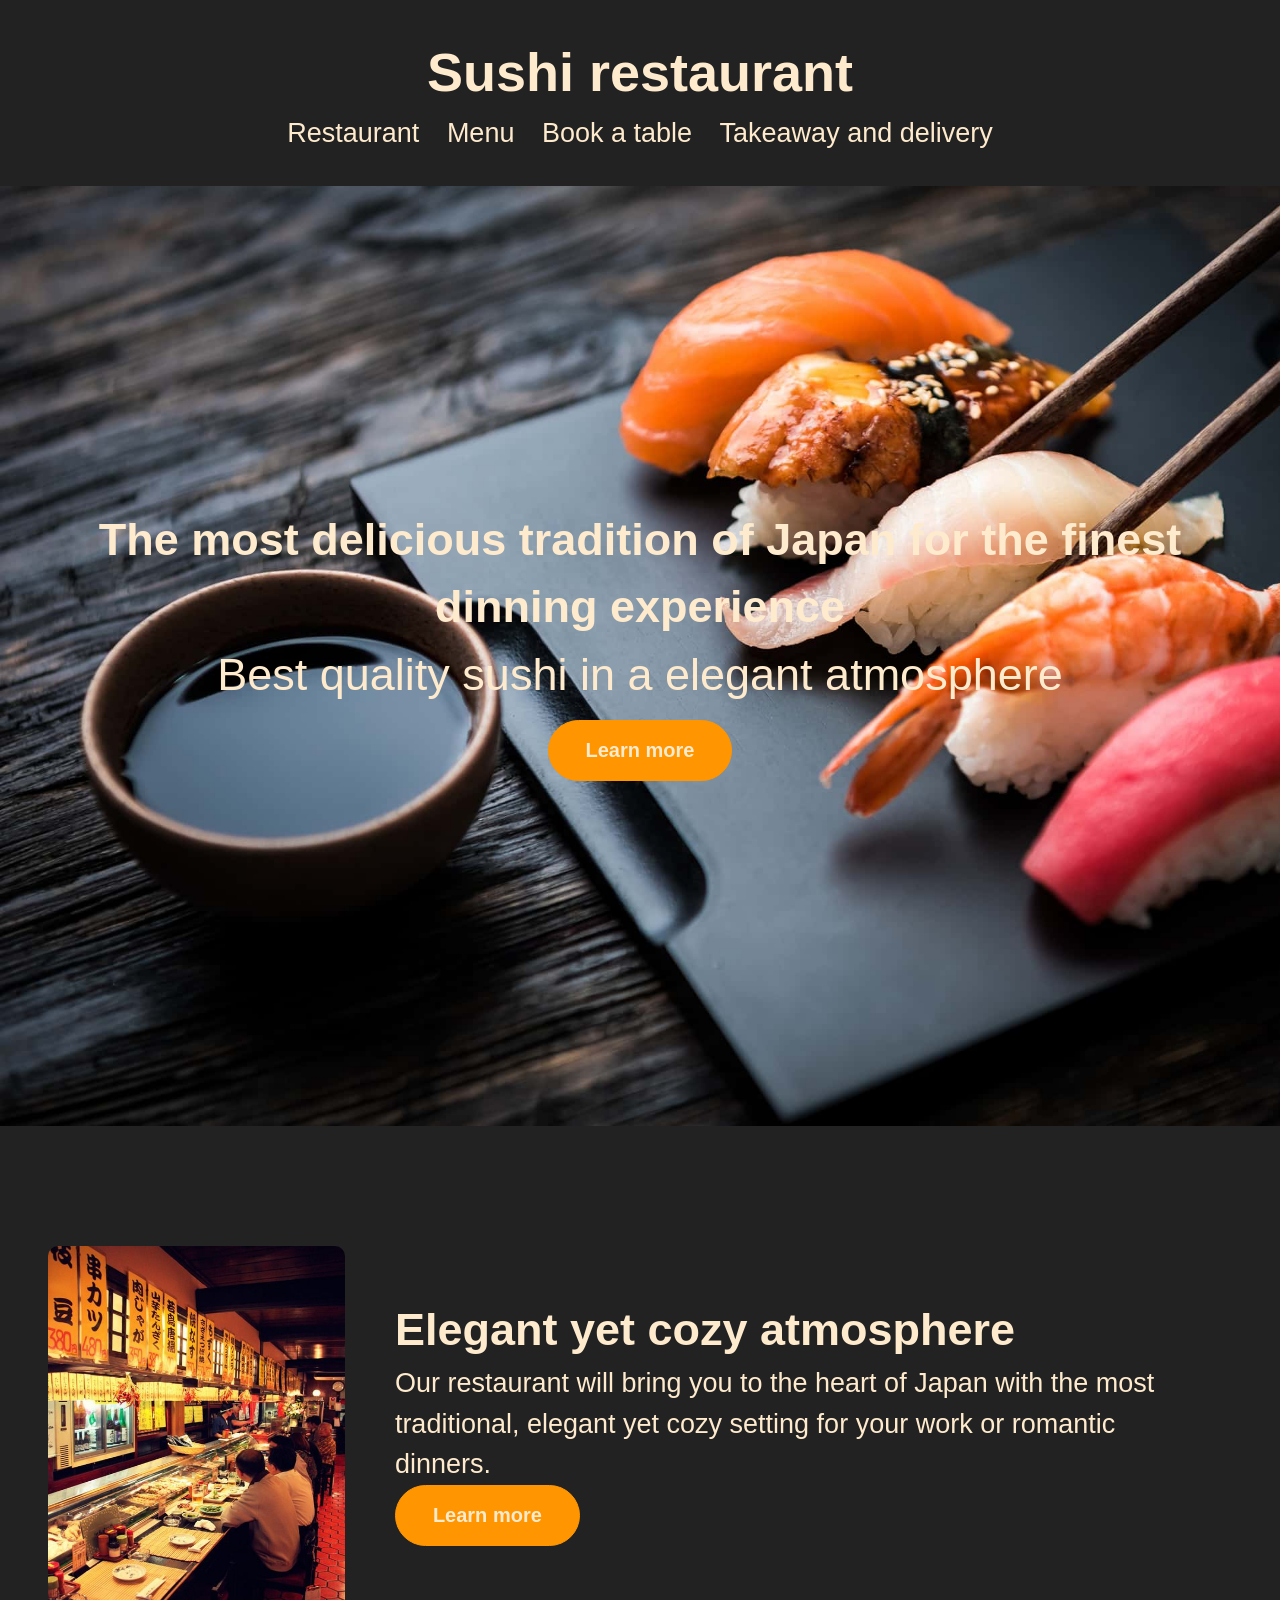
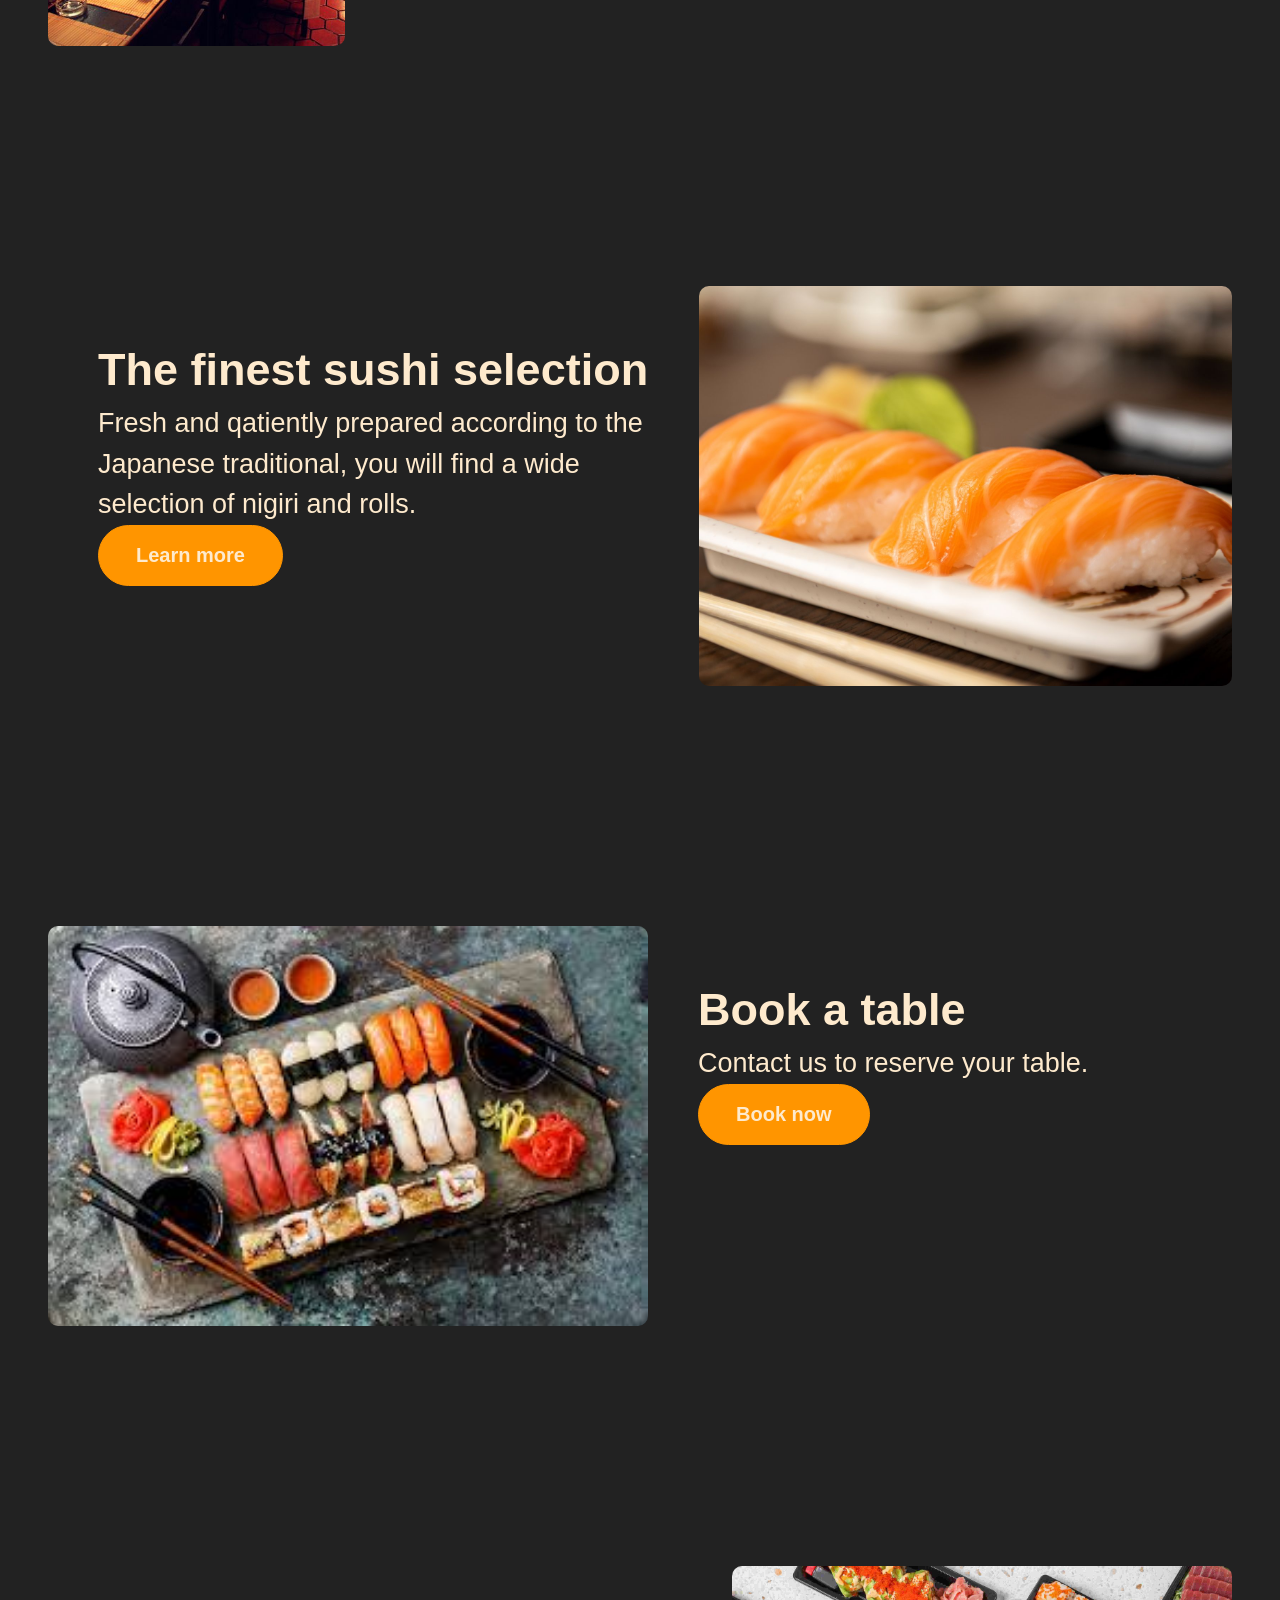
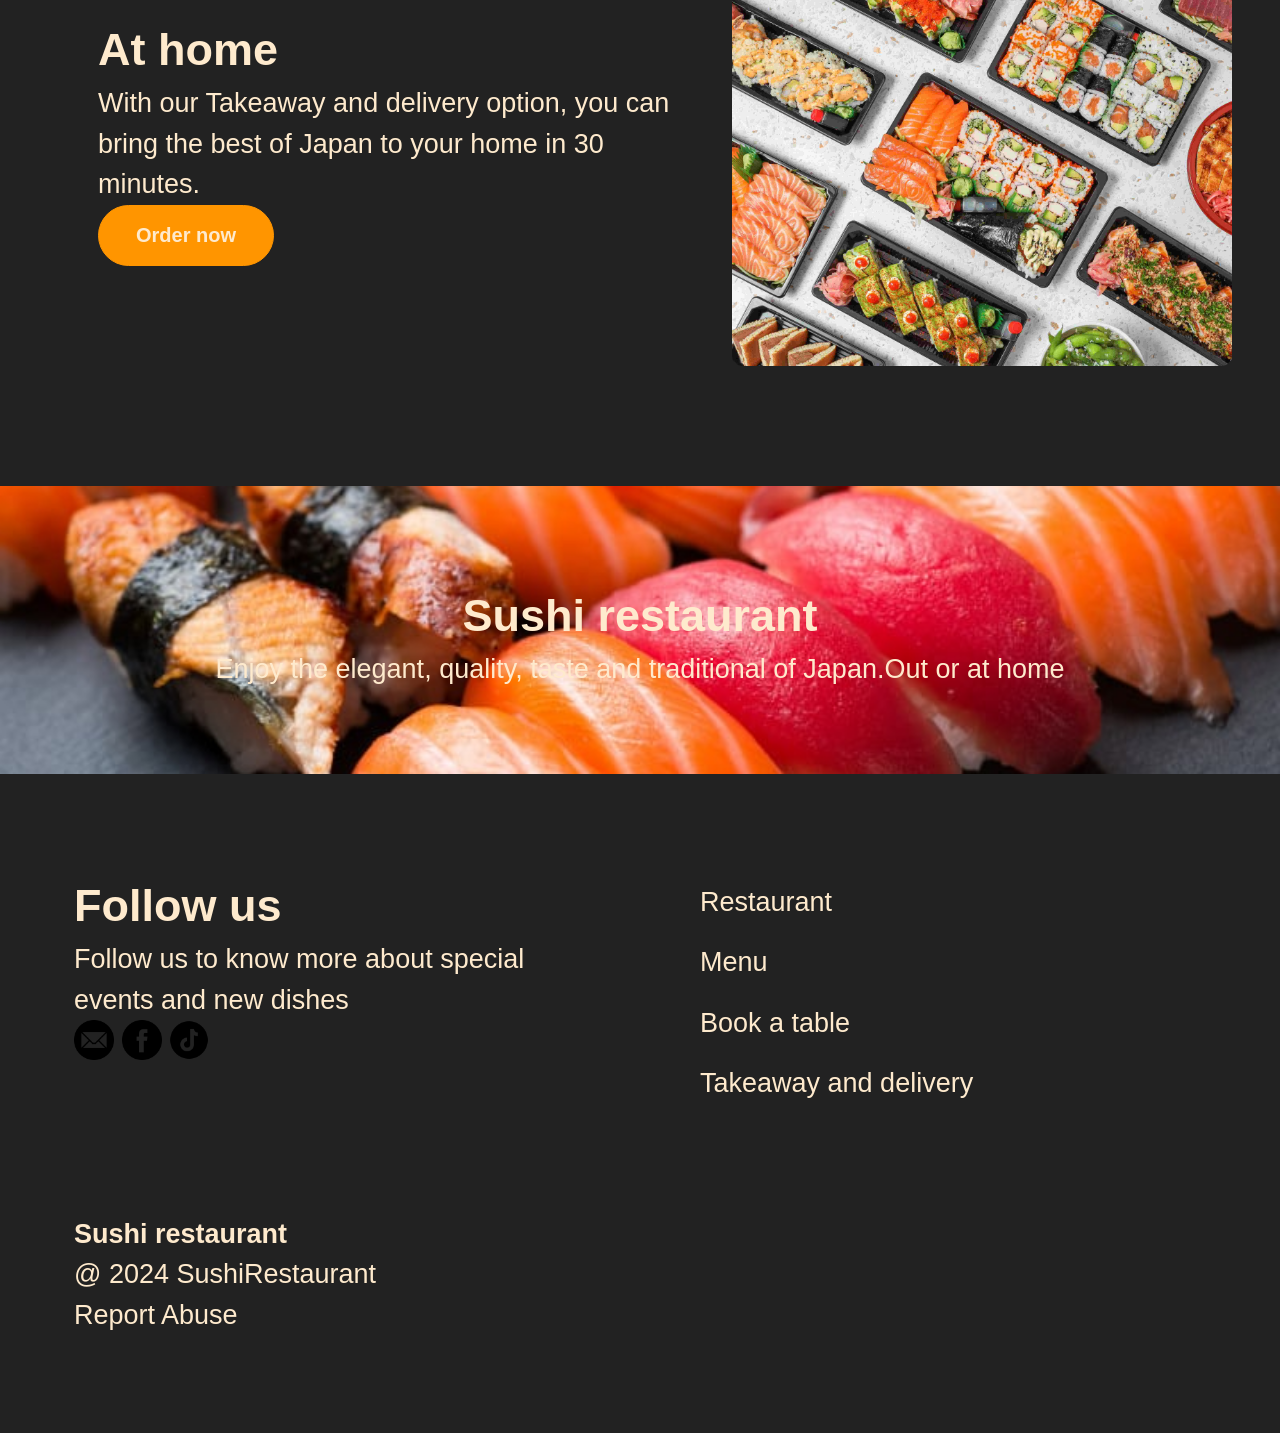
<file: HTML_DEMO/index.html>
<!DOCTYPE html>
<html lang="en">
<head>
    <meta charset="UTF-8">
    <meta name="viewport" content="width=\
    , initial-scale=1.0">
    <title>Sushi restaurant</title>
    <meta name="keywords" content="sushi, restaurant, special food, nigiri">
    <meta name="description" content="The most delicious tradition of Japan for 
    the finest dinning experience">
    <link rel="stylesheet" href="style.css">
</head>
<body>
    <header>
        <div class="navbar">
            <h1><a href="index.html" style="border: none;">Sushi restaurant</a></h1>
            <nav>
                <a href="restaurant.html">Restaurant</a>
                <a href="Menu.html">Menu</a>
                <a href="BookaTable.html">Book a table</a>
                <a href="TakeAway.html">Takeaway and delivery</a>
            </nav>
        </div>
        <div class="content_center">
            <h2>The most delicious tradition of Japan for 
                the finest dinning experience
            </h2>
            <p>Best quality sushi in a elegant atmosphere</p>
            <button><a href="restaurant.html">Learn more</a></button>
        </div>
    </header>
    <main> 
        <div class="section_one">
            <img src="img/h (11).jpg" alt="image 11">
            <div class="text-section1">
                <h2>Elegant yet cozy atmosphere</h2>
                <p>Our restaurant will bring you to the heart of Japan with the most traditional, 
                    elegant yet cozy setting for your work or romantic dinners.
                </p>
                <button><a href="restaurant.html">Learn more</a></button>
            </div>
        </div>
        <div class="section_two">
            <img src="img/h (10).jpg" alt="hinh 10">
            <div class="text-section2">
                <h2>The finest sushi selection</h2>
                <p>Fresh and qatiently prepared according to the Japanese traditional, 
                you will find a wide selection of nigiri and rolls.
                </p>
                <button><a href="Menu.html">Learn more</a></button>
            </div>
        </div>
        <div class="section_one">
            <img src="img/h (1).jpg" alt="hinh 1">
            <div class="text-section1">
                <h2>Book a table</h2>
                <p>Contact us to reserve your table.</p>
                <button><a href="BookaTable.html">Book now</a></button>
            </div>
        </div>
        <div class="section_two">
            <img src="img/h3.jpeg" alt="hinh_sushi_delivery">
            <div class="text-section2">
                <h2>At home</h2>
                <p>With our Takeaway and delivery option, 
                    you can bring the best of Japan to your home in 30 minutes.
                </p>
                <button><a href="TakeAway.html">Order now</a></button>
            </div>
        </div>
        <div class="section_three">
            <h2>Sushi restaurant</h2>
            <p>Enjoy the elegant, quality, taste and 
                traditional of Japan.Out or at home
            </p>
        </div>
    </main>
    <footer class="clearfix">
        <span class="textFooter box">
            <h2>Follow us</h2>
            <p>Follow us to know more about special events and new dishes</p>
            <img src="img/email.png" alt="email">
            <img src="img/facebook (1).png" alt="facebook">
            <img src="img/tik-tok.png" alt="tiktok">
        </span>
        <div class="navbot box">
            <nav>
                <a href="restaurant.html">Restaurant</a>
                <a href="Menu.html">Menu</a>
                <a href="BookaTable.html">Book a table</a>
                <a href="TakeAway.html">Takeaway and delivery</a>
            </nav>
        </div>
        <div class="box text">
            <h4>Sushi restaurant</h4>
            <p>@ 2024 SushiRestaurant</p>
            <a href="#">Report Abuse</a>
        </div>
    </footer>
</body>
</html
</file>
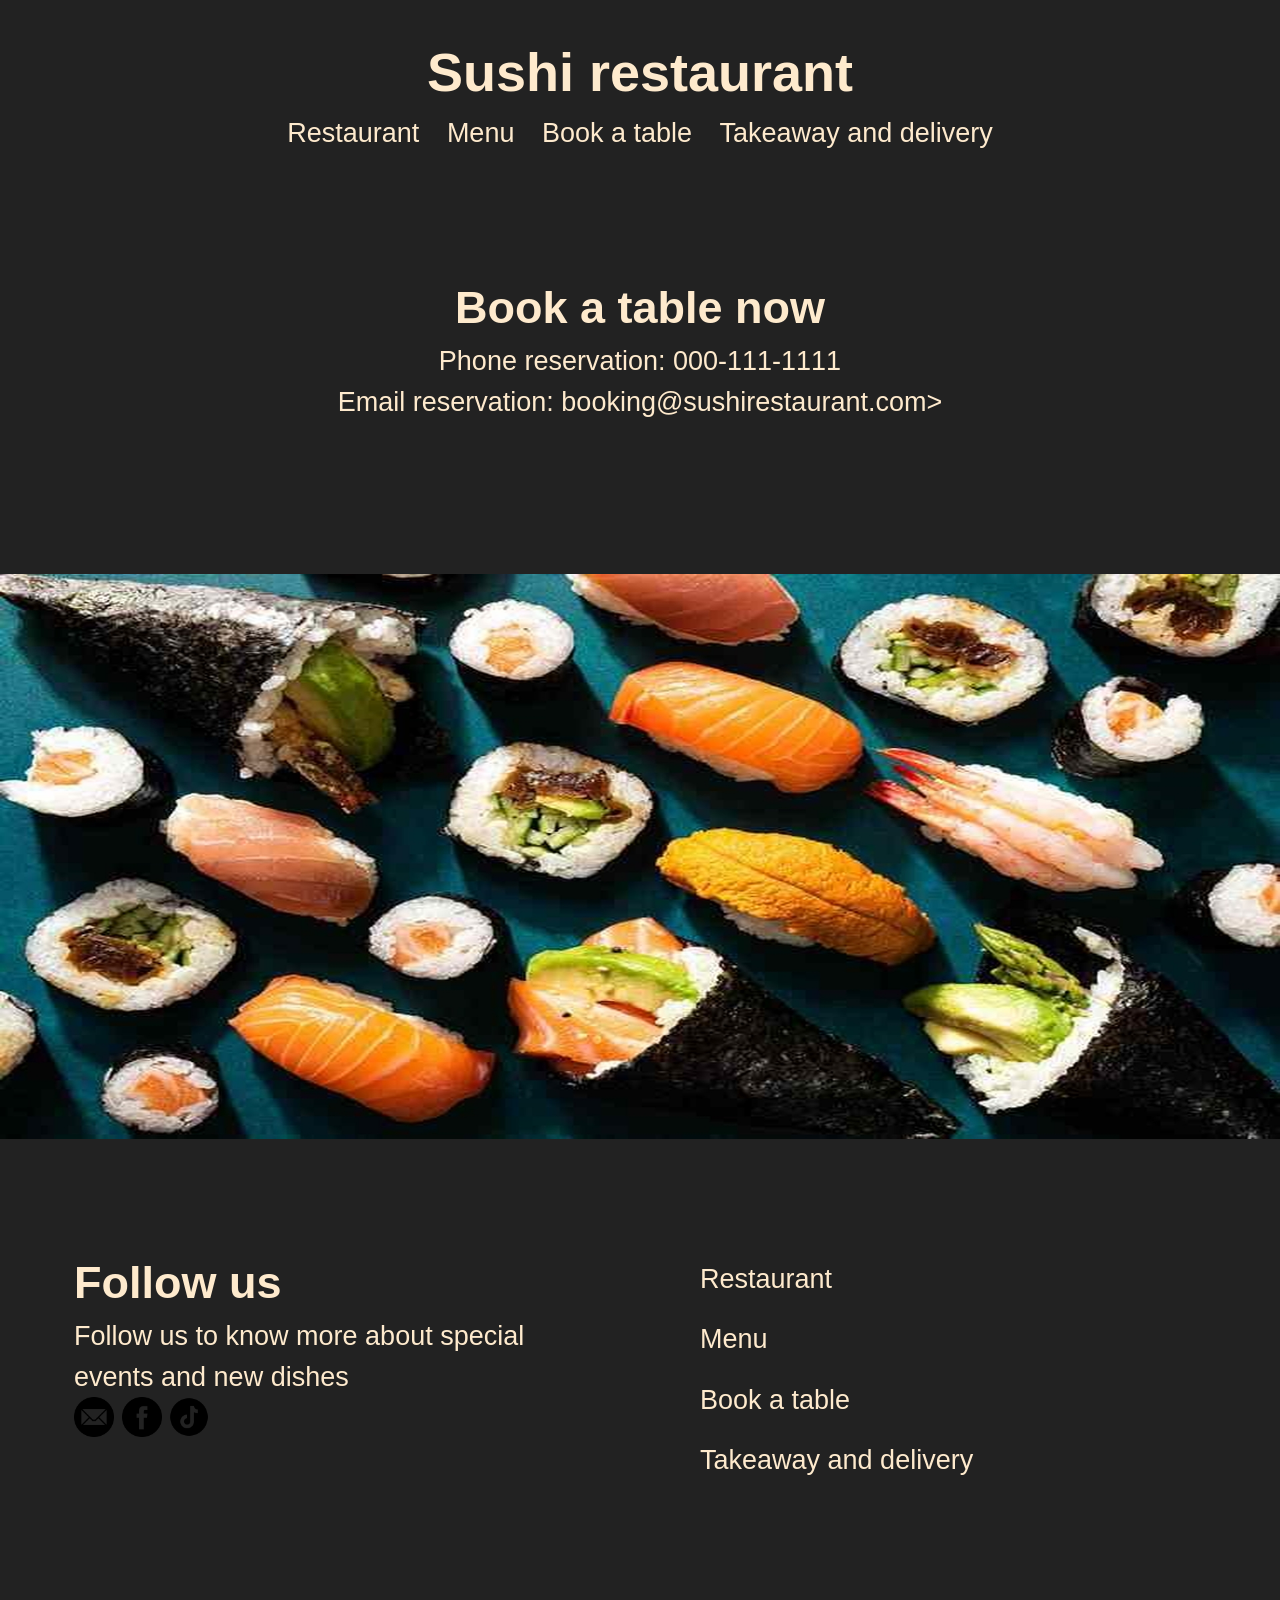
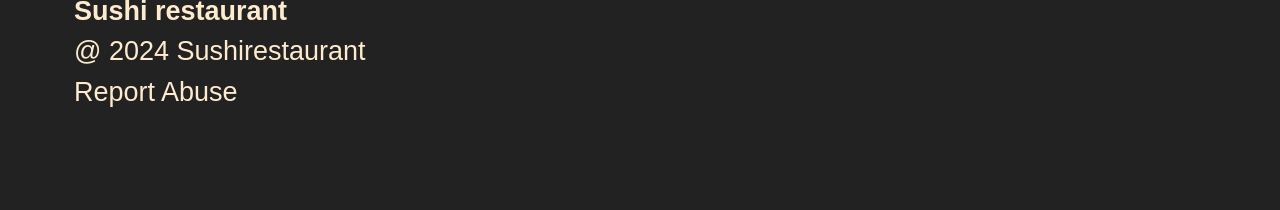
<file: HTML_DEMO/BookaTable.html>
<!DOCTYPE html>
<html lang="en">
<head>
    <meta charset="UTF-8">
    <meta name="viewport" content="width=device-width, initial-scale=1.0">
    <title>Sushi restaurant</title>
    <meta name="keywords" content="sushi, restaurant, special food, nigiri">
    <meta name="description" content="Contact us to reserve your table.">
    <link rel="stylesheet" href="style.css">
</head>
<body>
    <header>
        <div class="navbar">
            <h1><a href="index.html" style="border: none;">Sushi restaurant</a></h1>
            <nav>
                <a href="restaurant.html">Restaurant</a>
                <a href="Menu.html">Menu</a>
                <a href="BookaTable.html">Book a table</a>
                <a href="TakeAway.html">Takeaway and delivery</a>
            </nav>
            <div class="contact">
                <h2>Book a table now </h2>
                <p>Phone reservation: 000-111-1111 <br>Email reservation: booking@sushirestaurant.com></p>
            </div>
    </header>
    <main>
        <div class="maincontent">
            <img src="img/h2.jpg" alt="hinh_anh">
        </div>
    </main>
    <footer class="clearfix">
        <span class="textFooter box">
            <h2>Follow us</h2>
            <p>Follow us to know more about special events and new dishes</p>
            <img src="img/email.png" alt="email">
            <img src="img/facebook (1).png" alt="facebook">
            <img src="img/tik-tok.png" alt="tiktok">
        </span>
        <div class="navbot box">
            <nav>
                <a href="restaurant.html">Restaurant</a>
                <a href="Menu.html">Menu</a>
                <a href="BookaTable.html">Book a table</a>
                <a href="TakeAway.html">Takeaway and delivery</a>
            </nav>
        </div>
        <div class="box text">
            <h4>Sushi restaurant</h4>
            <p>@ 2024 Sushirestaurant</p>
            <a href="#">Report Abuse</a>
        </div>
    </footer>
</body>
</html>
</file>
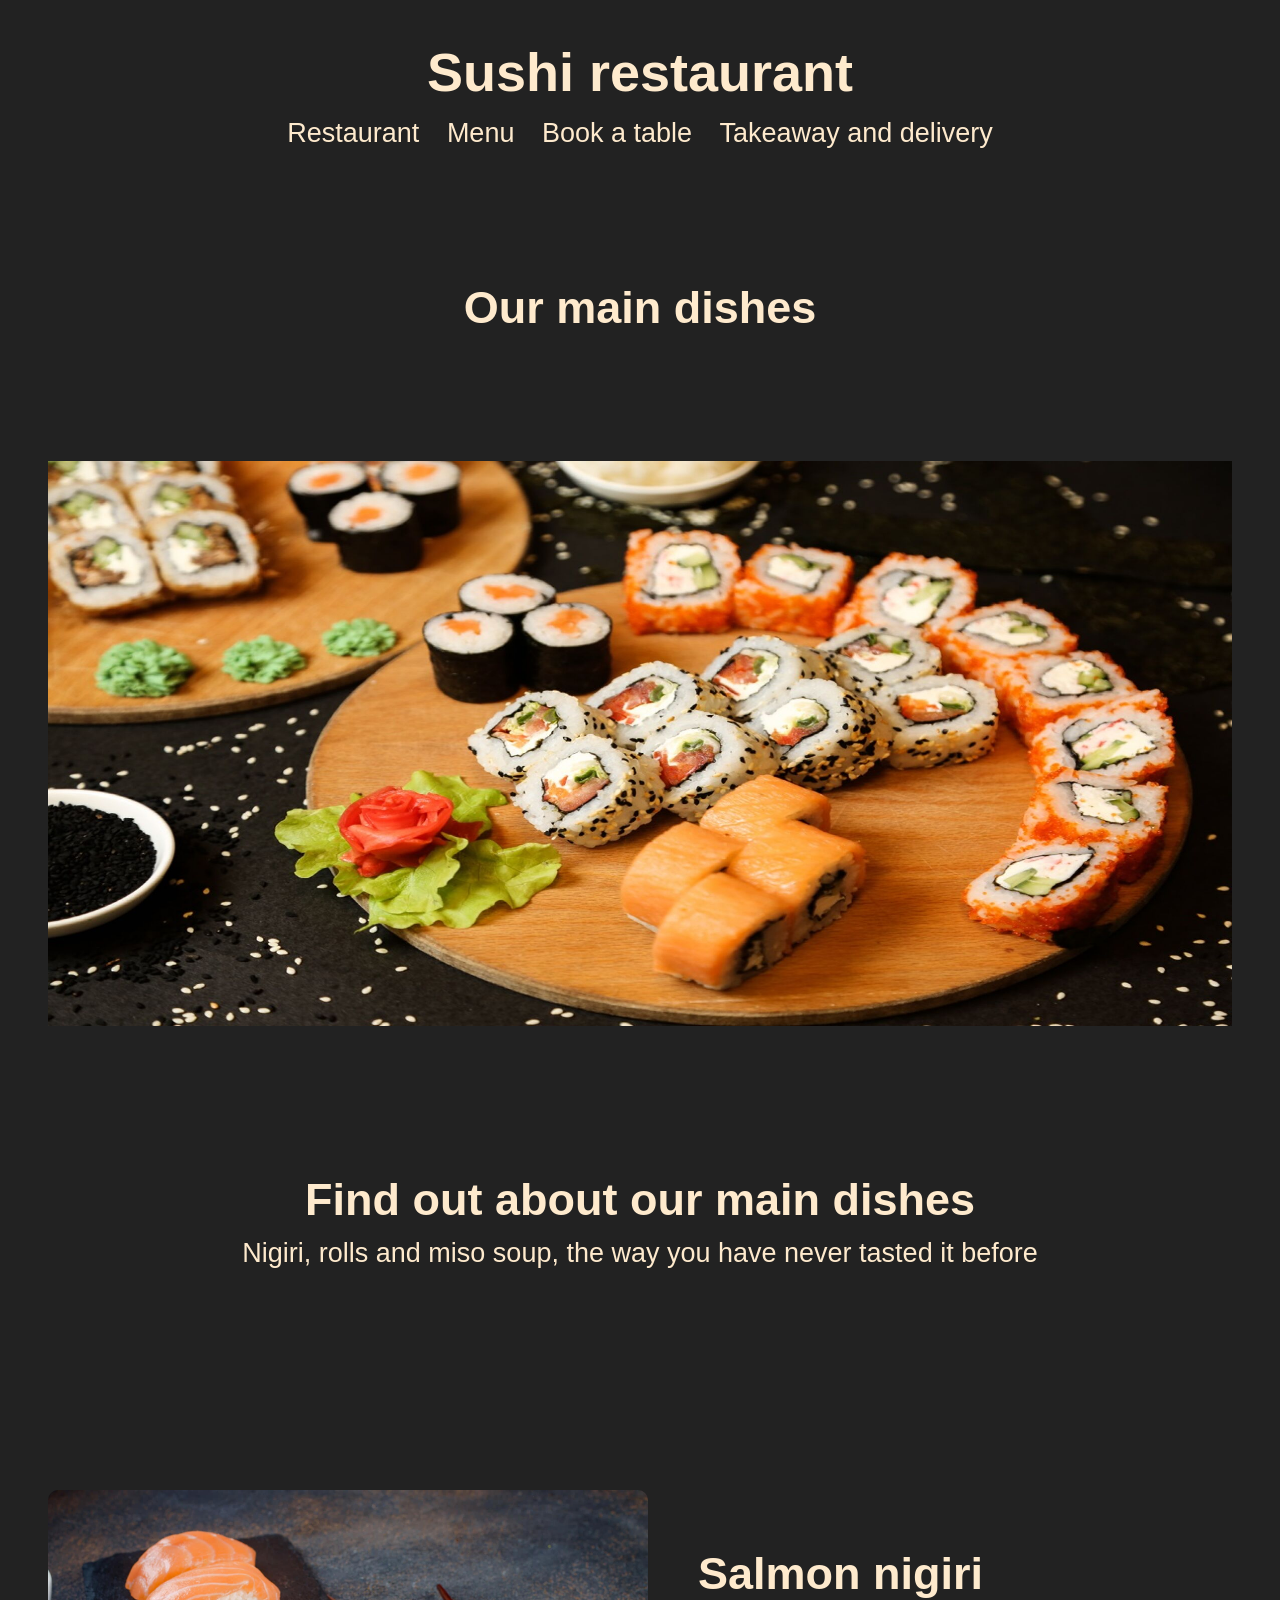
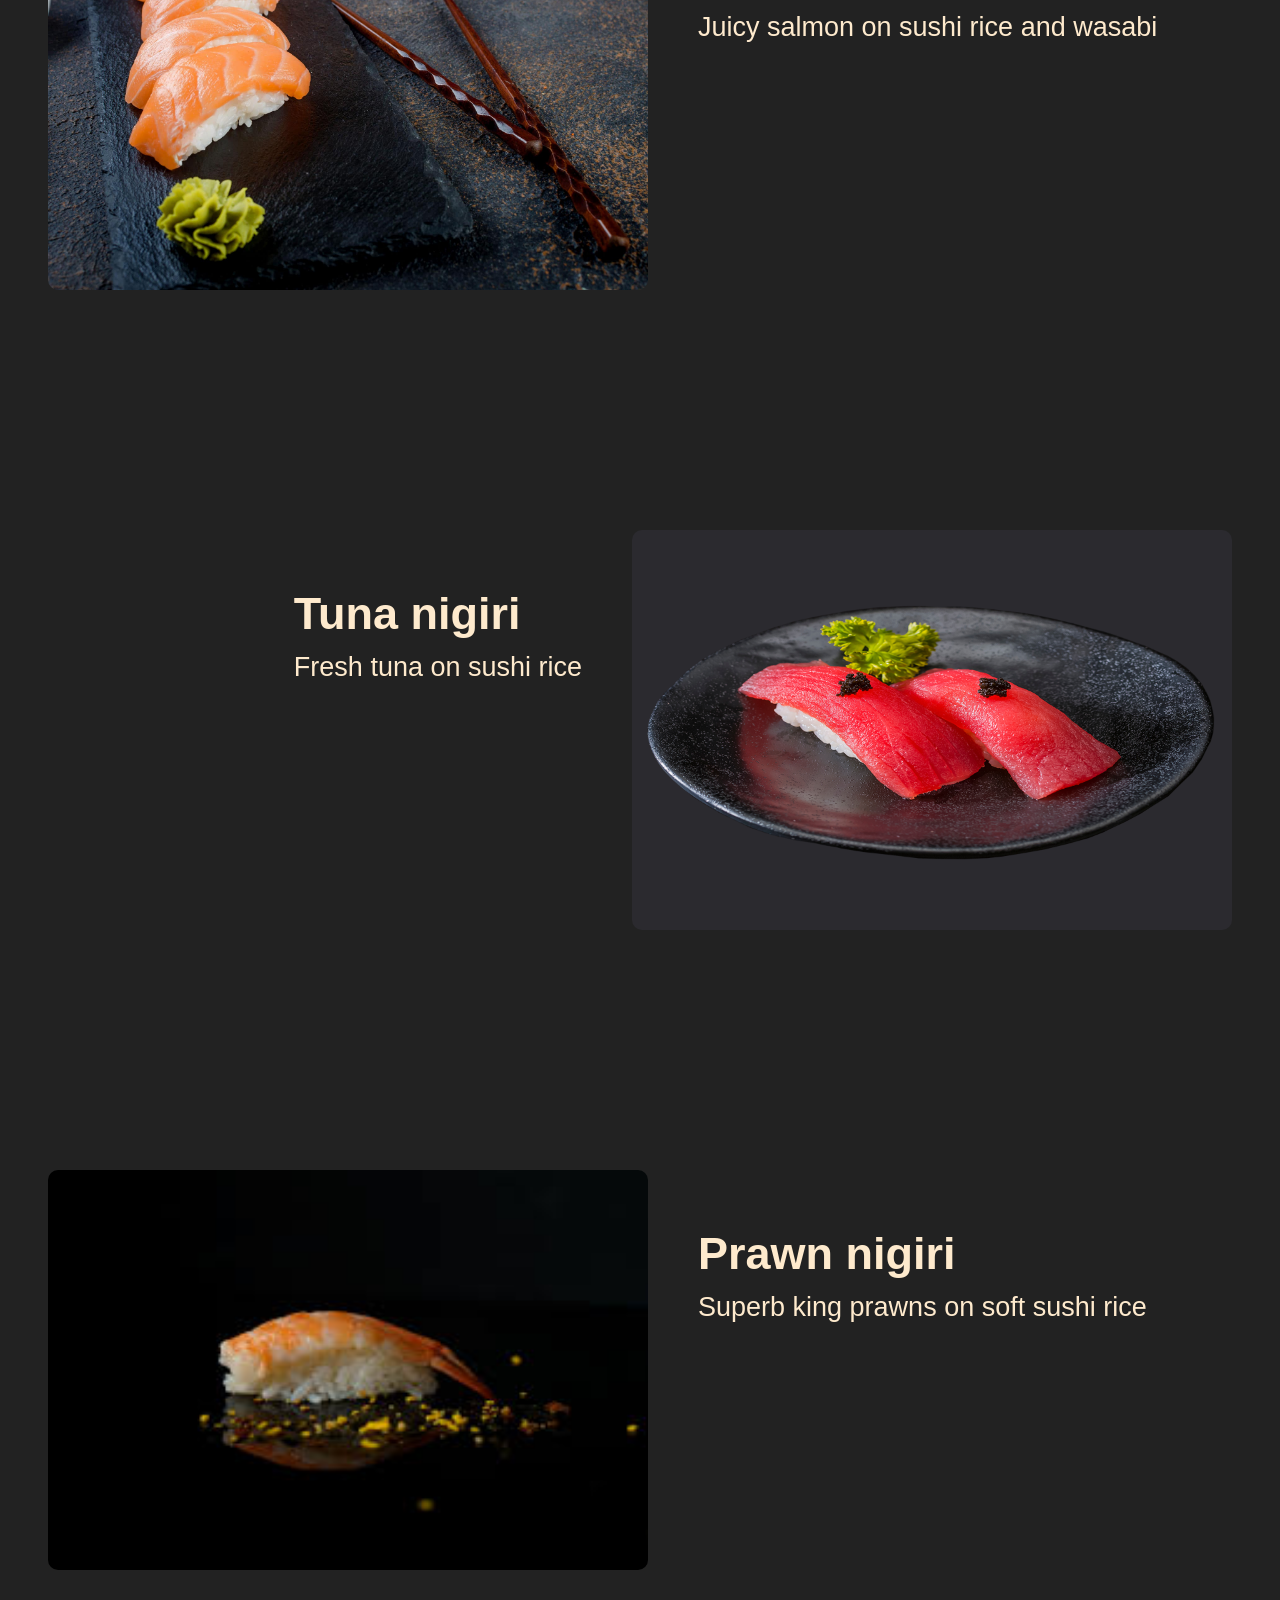
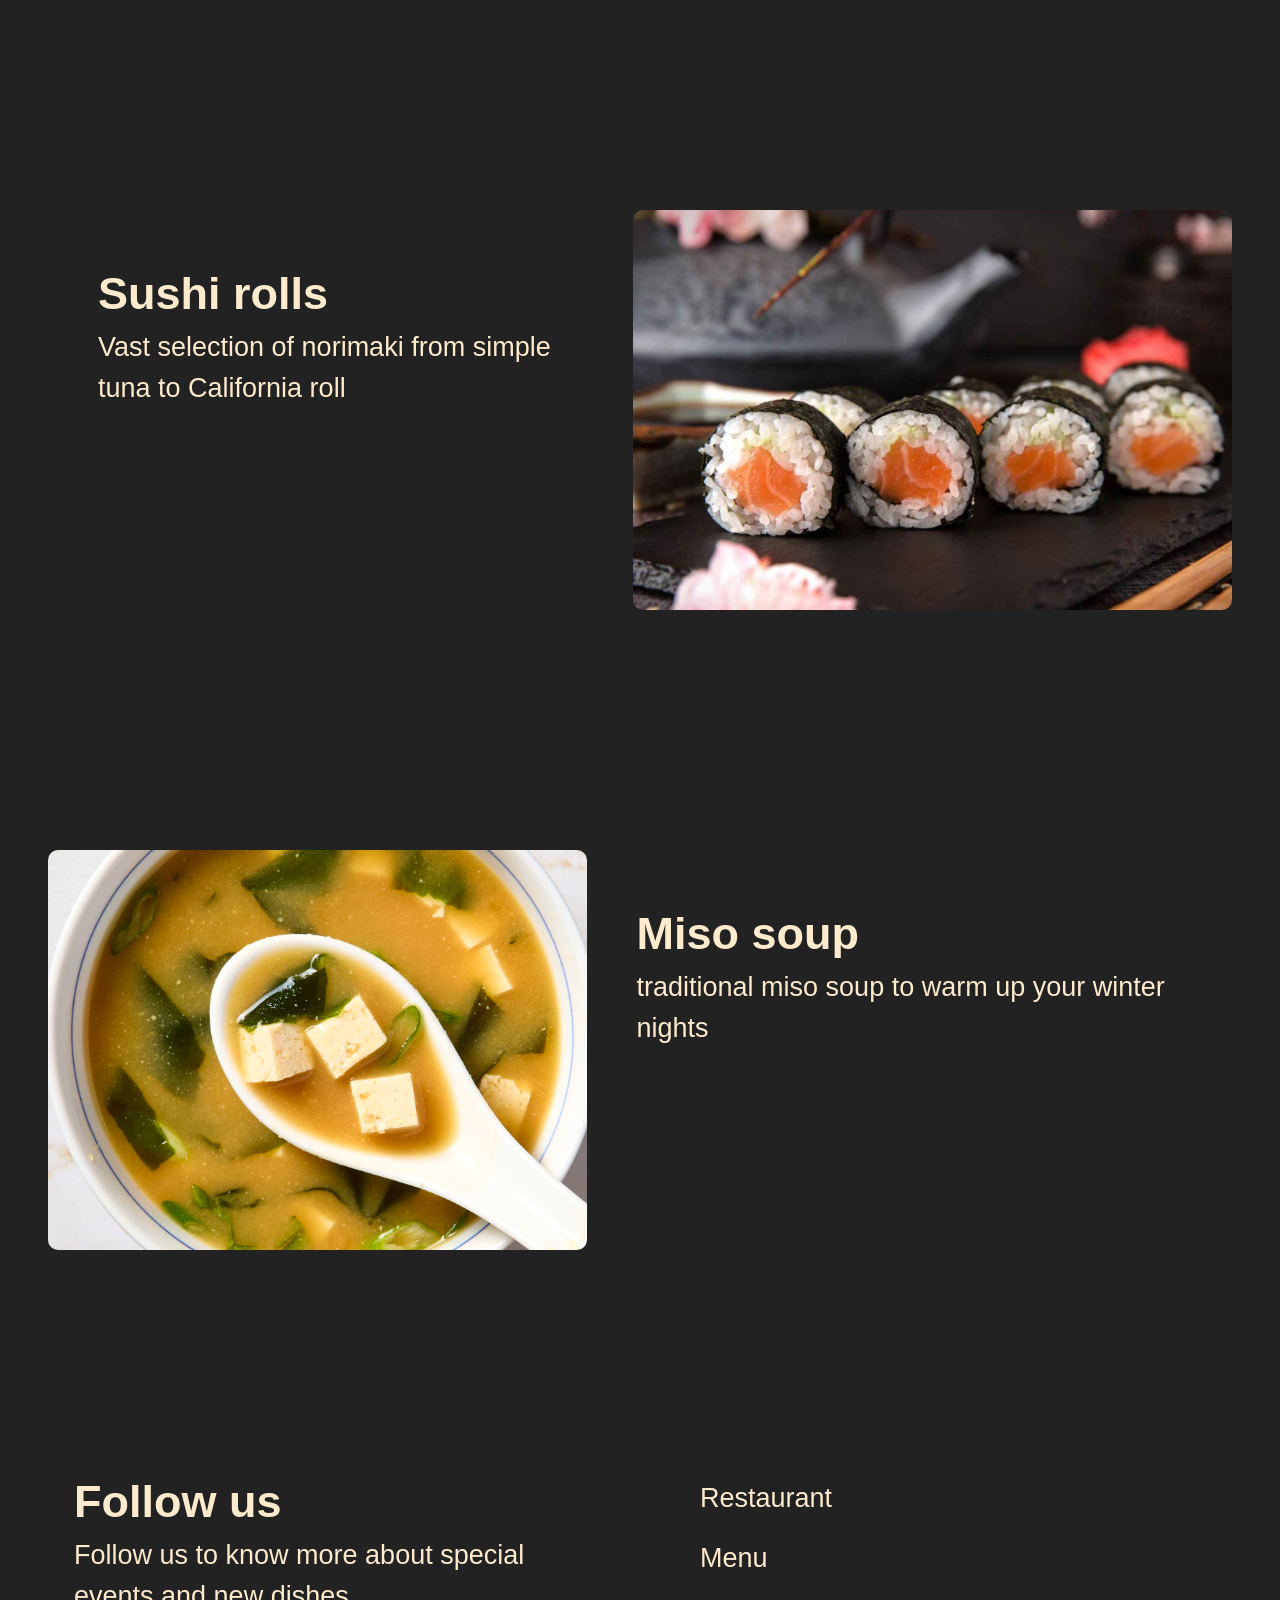
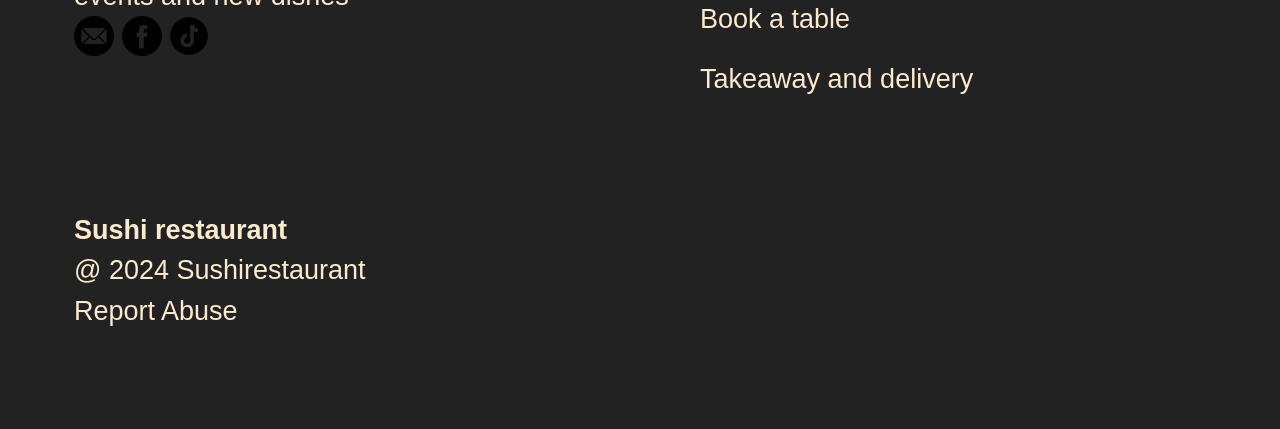
<file: HTML_DEMO/Menu.html>
<!DOCTYPE html>
<html lang="en">
<head>
    <meta charset="UTF-8">
    <meta name="viewport" content="width=\<, initial-scale=1.0">
    <title>Sushi restaurant</title>
    <meta name="keywords" content="sushi, restaurant, special food, nigiri">
    <meta name="description" content="Fresh and qatiently prepared according to the Japanese traditional, 
    you will find a wide selection of nigiri and rolls.">
    <link rel="stylesheet" href="style.css">
</head>
<body>
    <header>
        <div class="navbar">
            <h1><a href="index.html" style="border: none;">Sushi restaurant</a></h1>
            <nav>
                <a href="restaurant.html">Restaurant</a>
                <a href="Menu.html">Menu</a>
                <a href="BookaTable.html">Book a table</a>
                <a href="TakeAway.html">Takeaway and delivery</a>
            </nav>
        <div class="maincontent">
            <h2>Our main dishes</h2>
        </div>
        <div class="maincontent">
            <img src="img/h8.jpg" alt="sushidishes">
        </div>
    </header>
    <main>
        <div class="m_content">
            <h2>Find out about our main dishes</h2>
            <p>Nigiri, rolls and miso soup, the way you have never tasted it before</p>
        </div>
        <div class="section_one">
            <img src="img/h (6).jpg" alt="hinhsushi">
            <div class="text-section1">
                <h2>Salmon nigiri</h2>
                <p>Juicy salmon on sushi rice and wasabi</p>
            </div>
        </div>
        <div class="section_two">
            <img src="img/h5.png" alt="salmonNigiri">
            <div class="text-section2">
                <h2>Tuna nigiri</h2>
                <p>Fresh tuna on sushi rice</p>
            </div>
        </div>
        <div class="section_one">
            <img src="img/h (3).jpg" alt="hinh3">
            <div class="text-section1">
                <h2>Prawn nigiri</h2>
                <p>Superb king prawns on soft sushi rice</p>
            </div>
        </div>
        <div class="section_two">
            <img src="img/h4.jpg" alt="h4">
            <div class="text-section2">
                <h2>Sushi rolls</h2>
                <p>Vast selection of norimaki from 
                    simple tuna to California roll
                </p>
            </div>
        </div>
        <div class="section_one">
            <img src="img/h (5).jpg" alt="h4">
            <div class="text-section1">
                <h2>Miso soup</h2>
                <p>traditional miso soup to warm up your winter nights</p>
            </div>
        </div>
    </main>
    <footer class="clearfix">
        <span class="textFooter box">
            <h2>Follow us</h2>
            <p>Follow us to know more about special events and new dishes</p>
            <img src="img/email.png" alt="email">
            <img src="img/facebook (1).png" alt="facebook">
            <img src="img/tik-tok.png" alt="tiktok">
        </span>
        <div class="navbot box">
            <nav>
                <a href="restaurant.html">Restaurant</a>
                <a href="Menu.html">Menu</a>
                <a href="BookaTable.html">Book a table</a>
                <a href="TakeAway.html">Takeaway and delivery</a>
            </nav>
        </div>
        <div class="box text">
            <h4>Sushi restaurant</h4>
            <p>@ 2024 Sushirestaurant</p>
            <a href="#">Report Abuse</a>
        </div>
    </footer>
</body>
</html>
</file>
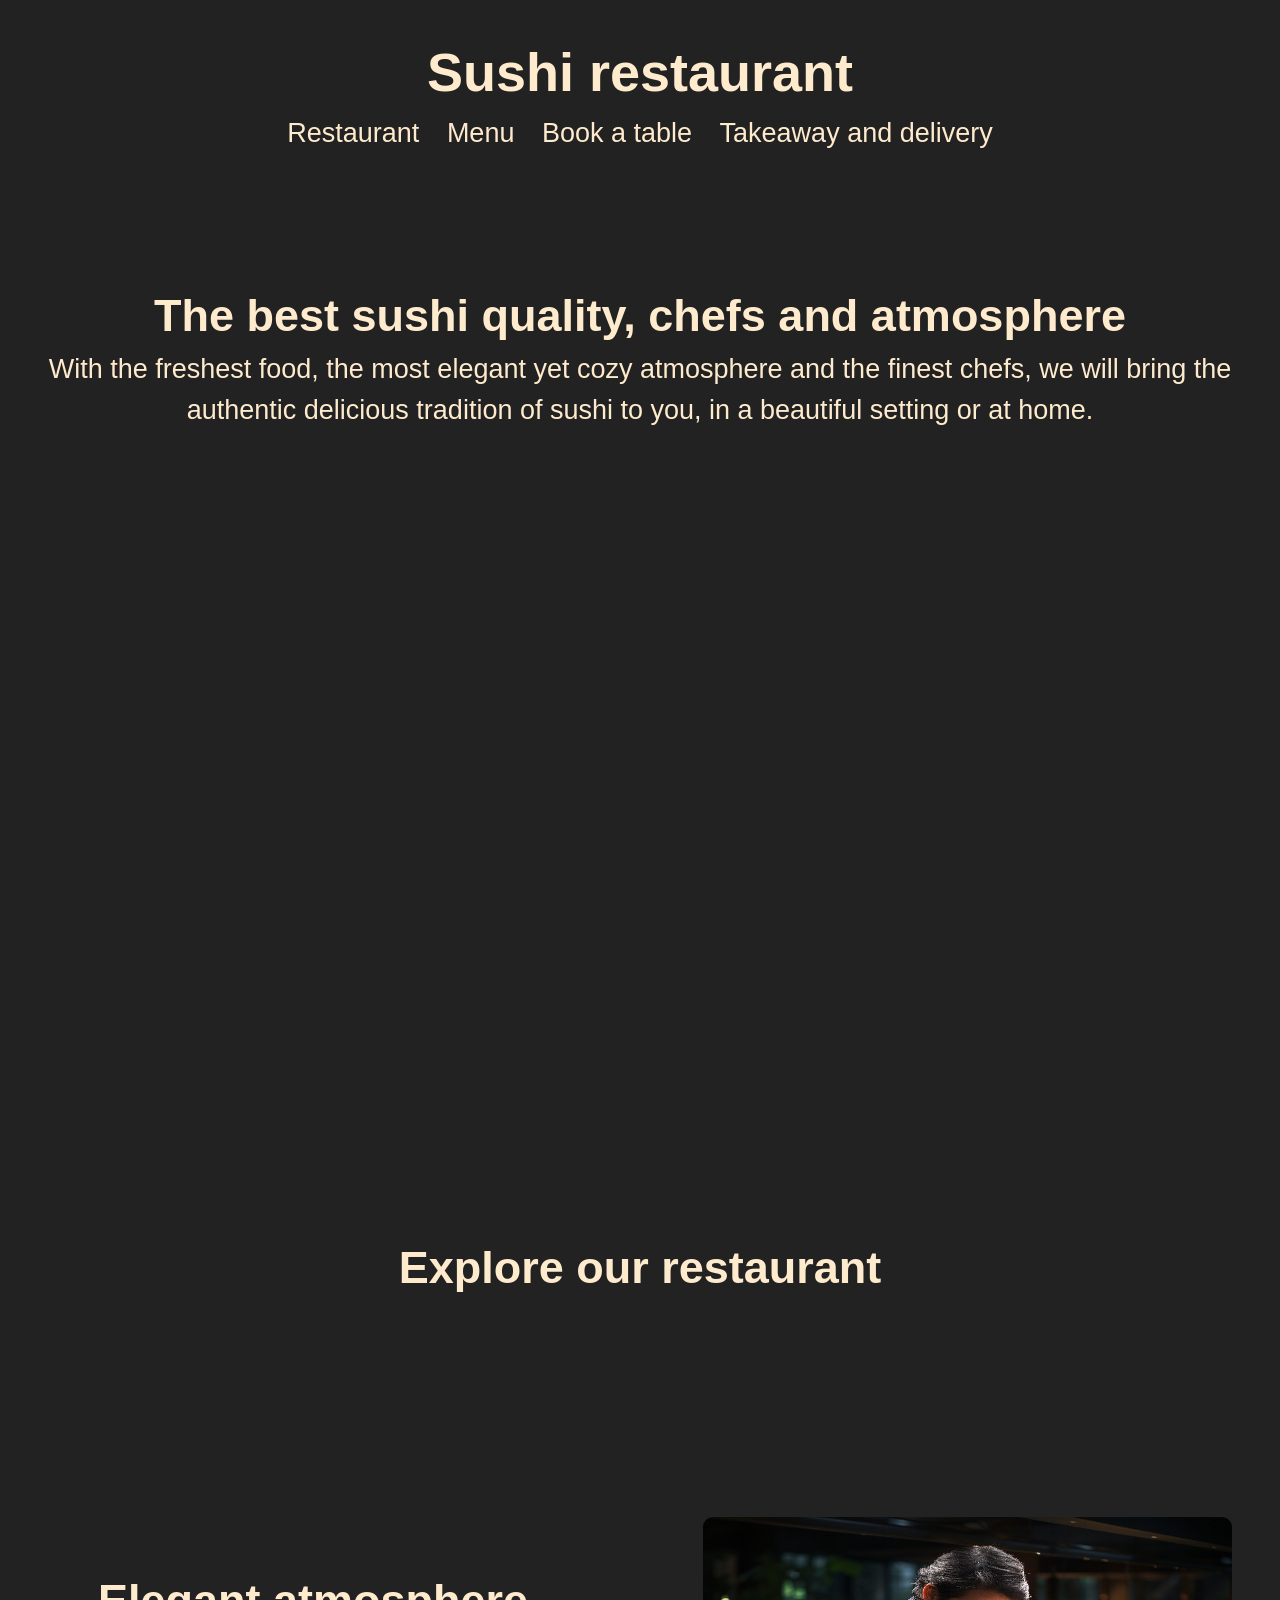
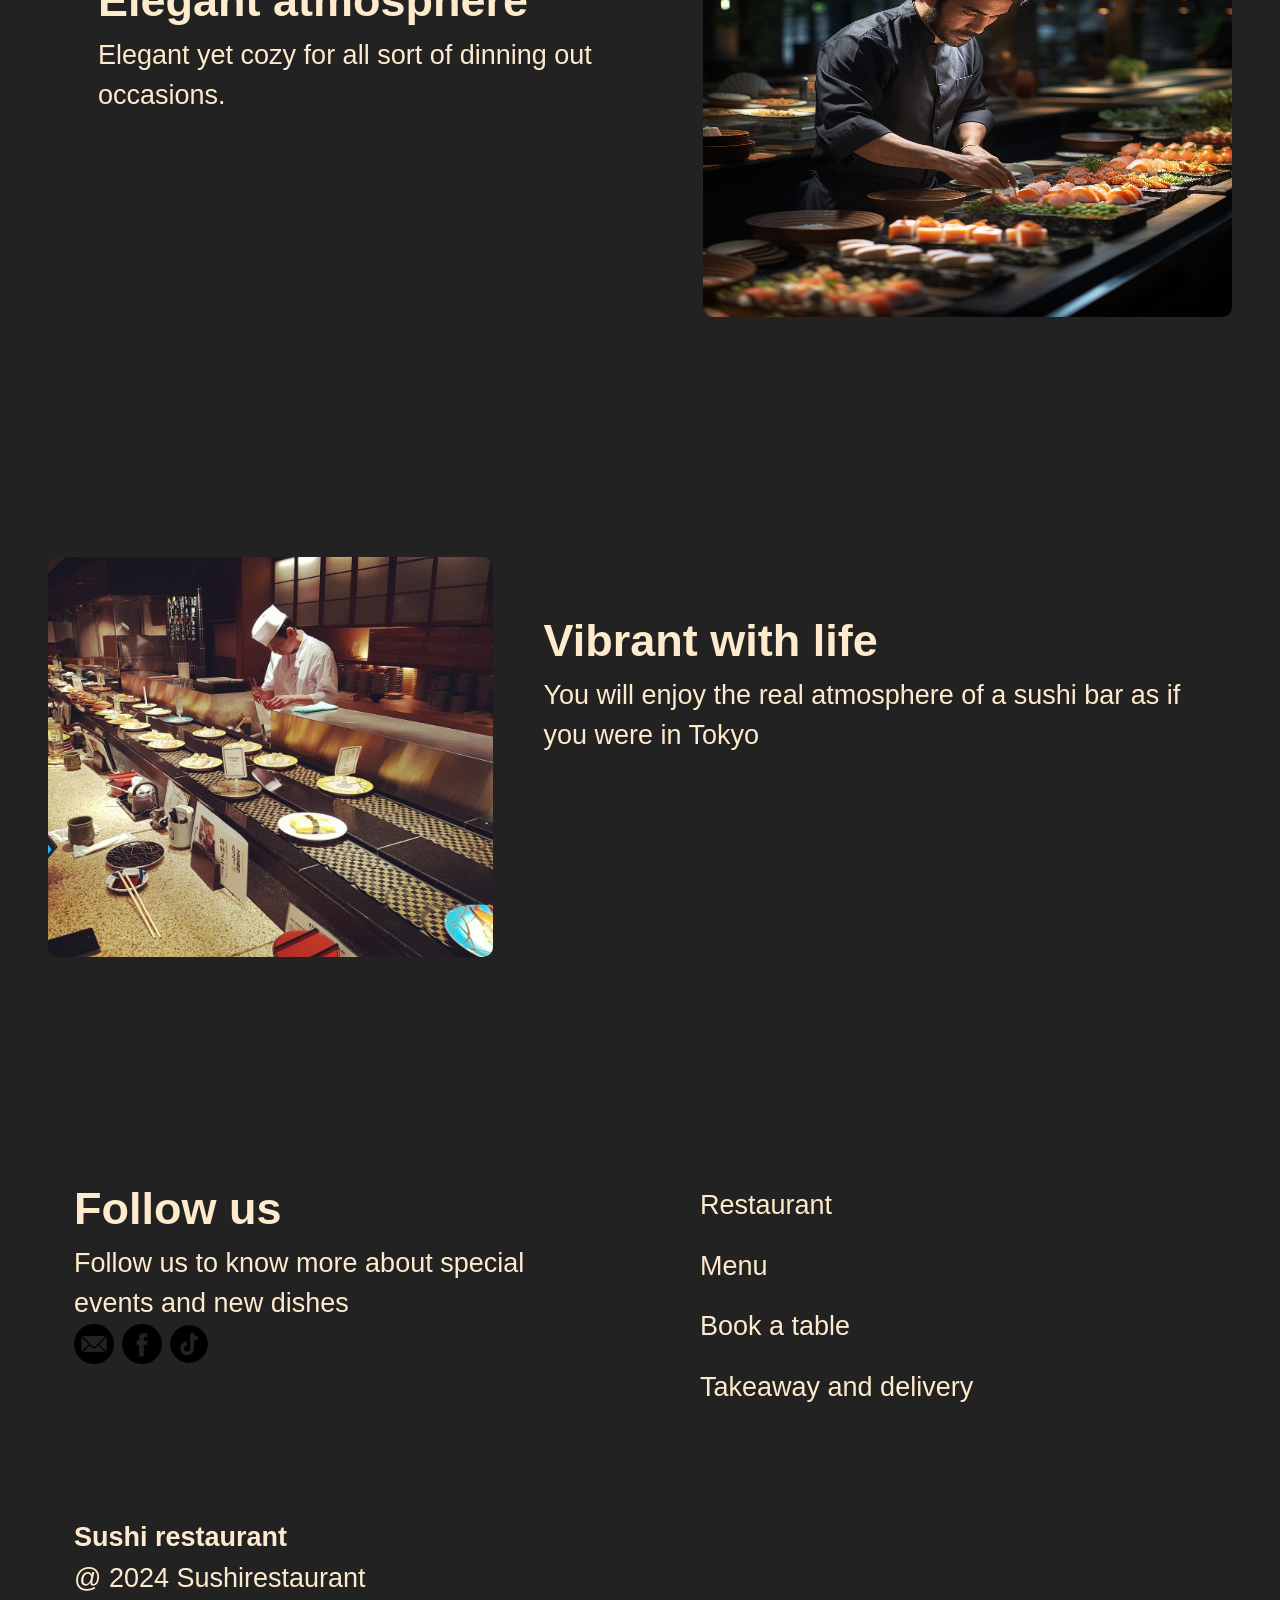
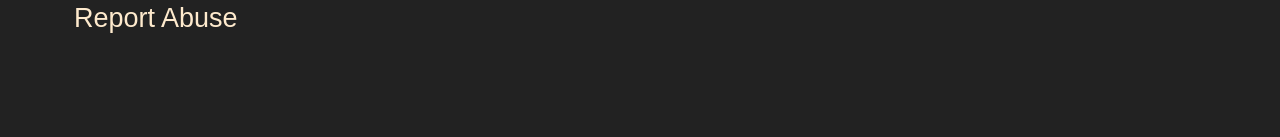
<file: HTML_DEMO/restaurant.html>
<!DOCTYPE html>
<html lang="en">
<head>
    <meta charset="UTF-8">
    <meta name="viewport" content="width=device-width, initial-scale=1.0">
    <title>Sushi restaurant</title>
    <meta name="keywords" content="sushi, restaurant, special food, nigiri">
    <meta name="description" content="Our restaurant will bring you to the heart of Japan with the most traditional, 
    elegant yet cozy setting for your work or romantic dinners.">
    <link rel="stylesheet" href="style.css">
</head>
<body>
    <header>
        <div class="navbar">
            <h1><a href="index.html" style="border: none;">Sushi restaurant</a></h1>
            <nav>
                <a href="restaurant.html">Restaurant</a>
                <a href="Menu.html">Menu</a>
                <a href="BookaTable.html">Book a table</a>
                <a href="TakeAway.html">Takeaway and delivery</a>
            </nav>
        </div>
        <div class="m_content">
            <h2>The best sushi quality, chefs and atmosphere</h2>
            <p>With the freshest food,
                the most elegant yet cozy atmosphere and the finest chefs,
                we will bring the authentic delicious tradition of sushi to you,
                in a beautiful setting or at home.
            </p>
        </div>
        <div>
            <iframe style="margin-left: 150px;" width="1200px" height="600px" src="https://www.youtube.com/embed/JkeRhKnROds?si=D4fj-iXbluDiWoyi" title="YouTube video player" frameborder="0" allow="accelerometer; autoplay; clipboard-write; encrypted-media; gyroscope; picture-in-picture; web-share" referrerpolicy="strict-origin-when-cross-origin" allowfullscreen></iframe>
        </div>
        <div class="m_content">
            <h2>Explore our restaurant</h2>
        </div>
    </header>
    <main>
        <div class="section_one">
            <div class="text-section1">
                <h2>Elegant atmosphere</h2>
                <p>Elegant yet cozy for all sort of dinning out occasions.</p>
            </div>
            
            <img src="img/h (9).jpg" alt="hinh9">
        </div>
        <div class="section_two">
            <div class="text-section2">
                <h2>Vibrant with life</h2>
                <p>You will enjoy the real atmosphere of a sushi
                    bar as if you were in Tokyo
                </p>
            </div>
            
            <img src="img/h1.jpg" alt="hinh1">
        </div>
    </main>
    <footer class="clearfix">
        <span class="textFooter box">
            <h2>Follow us</h2>
            <p>Follow us to know more about special events and new dishes</p>
            <img src="img/email.png" alt="email">
            <img src="img/facebook (1).png" alt="facebook">
            <img src="img/tik-tok.png" alt="tiktok">
        </span>
        <div class="navbot box">
            <nav>
                <a href="restaurant.html">Restaurant</a>
                <a href="Menu.html">Menu</a>
                <a href="BookaTable.html">Book a table</a>
                <a href="TakeAway.html">Takeaway and delivery</a>
            </nav>
        </div>
        <div class="box text">
            <h4>Sushi restaurant</h4>
            <p>@ 2024 Sushirestaurant</p>
            <a href="#">Report Abuse</a>
        </div>
    </footer>
</body>
</html>
</file>
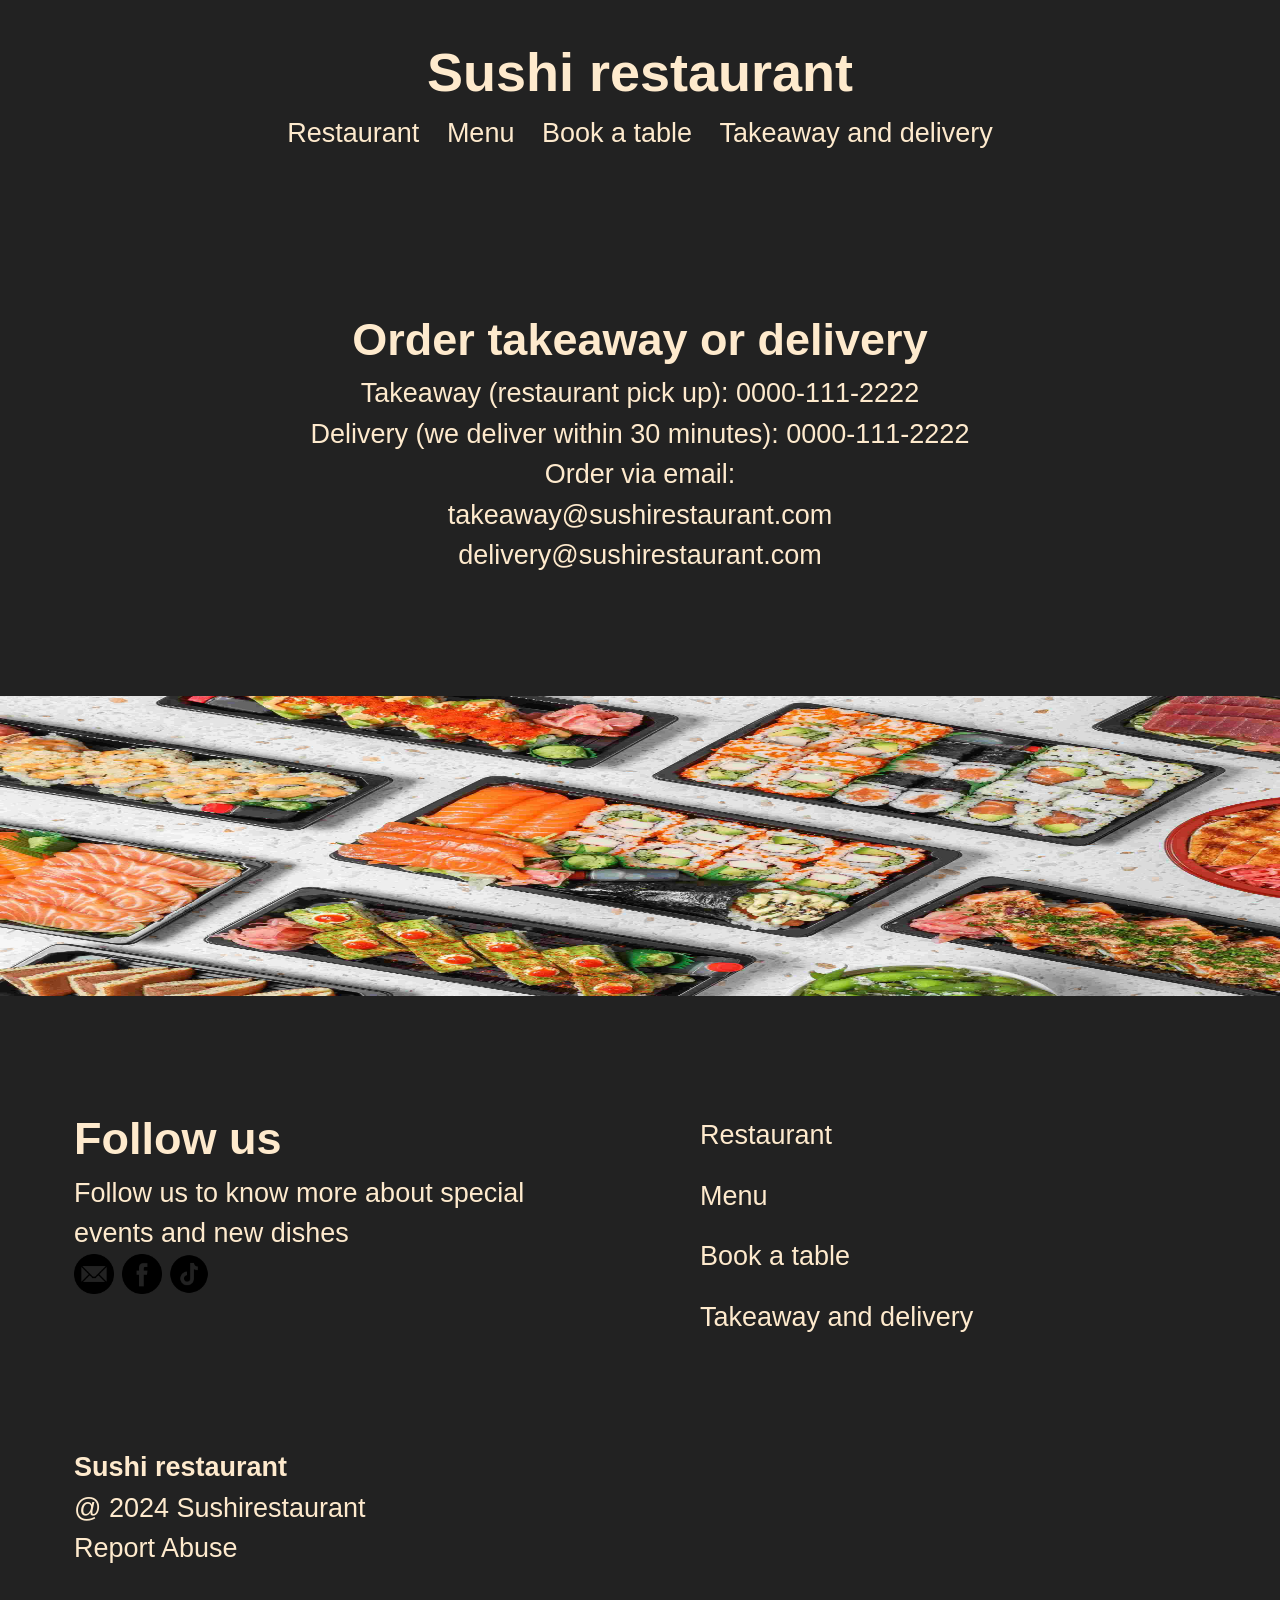
<file: HTML_DEMO/TakeAway.html>
<!DOCTYPE html>
<html lang="en">
<head>
    <meta charset="UTF-8">
    <meta name="viewport" content="width=device-width, initial-scale=1.0">
    <meta name="keywords" content="sushi, restaurant, special food, nigiri">
    <meta name="description" content="With our Takeaway and delivery option, 
    you can bring the best of Japan to your home in 30 minutes. ">
    <title>Sushi restaurant</title>
    <link rel="stylesheet" href="style.css">
</head>
<body>
    <header>
        <div class="navbar">
            <h1><a href="index.html" style="border: none;">Sushi restaurant</a></h1>
            <nav>
                <a href="restaurant.html">Restaurant</a>
                <a href="Menu.html">Menu</a>
                <a href="BookaTable.html">Book a table</a>
                <a href="TakeAway.html">Takeaway and delivery</a>
            </nav>
    </header>
    <main>
        <div class="contact">
            <h2>Order takeaway or delivery </h2>
            <p>Takeaway (restaurant pick up): 0000-111-2222<br>

                Delivery (we deliver within 30 minutes): 0000-111-2222 <br>
                
                Order via email: <br>
                
                takeaway@sushirestaurant.com <br>
                
                delivery@sushirestaurant.com
            </p>
        </div>
        <div class="imga">
            <img src="img/h3.jpeg" alt="hinh_anh">
        </div>
    </main>
    <footer class="clearfix">
        <span class="textFooter box">
            <h2>Follow us</h2>
            <p>Follow us to know more about special events and new dishes</p>
            <img src="img/email.png" alt="email">
            <img src="img/facebook (1).png" alt="facebook">
            <img src="img/tik-tok.png" alt="tiktok">
        </span>
        <div class="navbot box">
            <nav>
                <a href="restaurant.html">Restaurant</a>
                <a href="Menu.html">Menu</a>
                <a href="BookaTable.html">Book a table</a>
                <a href="TakeAway.html">Takeaway and delivery</a>
            </nav>
        </div>
        <div class="box text">
            <h4>Sushi restaurant</h4>
            <p>@ 2024 Sushirestaurant</p>
            <a href="#">Report Abuse</a>
        </div>
    </footer>
</body>
</html>
</file>
<file: HTML_DEMO/style.css>
* {
  box-sizing: border-box;
  margin: 0;
  padding: 0;
}
body {
  font-family: Arial, Helvetica, sans-serif;
  background-color: #222;
  color: #feeacd;
  line-height: 1.5;
  font-size: 27px;
}
body h2 {
  font-size: 45px;
}
.burger-bar {
  display: none;
}
.navbar {
  padding: 32px 48px;
  display: block;
  text-align: center;
}
.navbar a {
  text-decoration: none;
  padding: 10px;
  color: #feeacd;
}
.navbar a:hover {
  border-bottom: 2px solid #feeacd;
}
.content_center {
  background: url(img/h6.jpg);
  background-position: right bottom left top;
  background-repeat: no-repeat, repeat;
  background-size: cover;
  width: 100%;
  height: 940px;
  padding: 320px 32px;
  text-align: center;
  font-size: 45px;
}
button {
  font-size: 20px;
  font-family: sans-serif;
  font-weight: bold;
  color: black;
  background-color: #ff9500;
  padding: 18px 27px;
  border-radius: 50px;
  border: 1px solid #ff9500;
}
button a {
  text-decoration: none;
  padding: 10px;
  color: #feeacd;
}
button:hover {
  background-color: #a96910;
}
.section_one {
  padding: 120px 48px;
  display: flex;
}
.section_one img {
  height: 400px;
  width: 600px;
  border-radius: 10px;
}
.text-section1 {
  margin: 50px;
}
.section_two {
  padding: 120px 48px;
  display: flex;
  flex-direction: row-reverse;
}
.section_two img {
  height: 400px;
  width: 600px;
  border-radius: 10px;
}
.text-section2 {
  margin: 50px;
}
.section_three {
  background-image: url(img/hinh8.jpg);
  background-position: center;
  background-repeat: no-repeat, repeat;
  background-size: cover;
  width: 100%;
  height: 288px;
  padding: 96px 48px;
  text-align: center;
}
footer {
  padding: 48px 24px;
}
.clearfix::after {
  content: "";
  clear: both;
  display: table;
}
.box {
  float: left;
  width: 50%;
  padding: 50px;
}
.textFooter {
  margin-right: 0;
}
.textFooter img {
  width: 40px;
}
.navbot {
  justify-items: end;
}
.navbot a {
  display: block;
  text-decoration: none;
  padding: 10px;
  color: #feeacd;
}
.navbot a:hover {
  border-bottom: 2px solid #feeacd;
}
.text a {
  text-decoration: none;
  color: #feeacd;
}
.maincontent h2 {
  padding: 120px;
}
.maincontent img {
  width: 100%;
  height: 565px;
}
.m_content {
  text-align: center;
  padding: 96px 48px;
}
.contact {
  text-align: center;
  padding: 120px;
}
.imga img {
  width: 100%;
  height: 300px;
  background-size: contain;
}
.menu-toggle {
  display: none;
  cursor: pointer;
}
</file>
